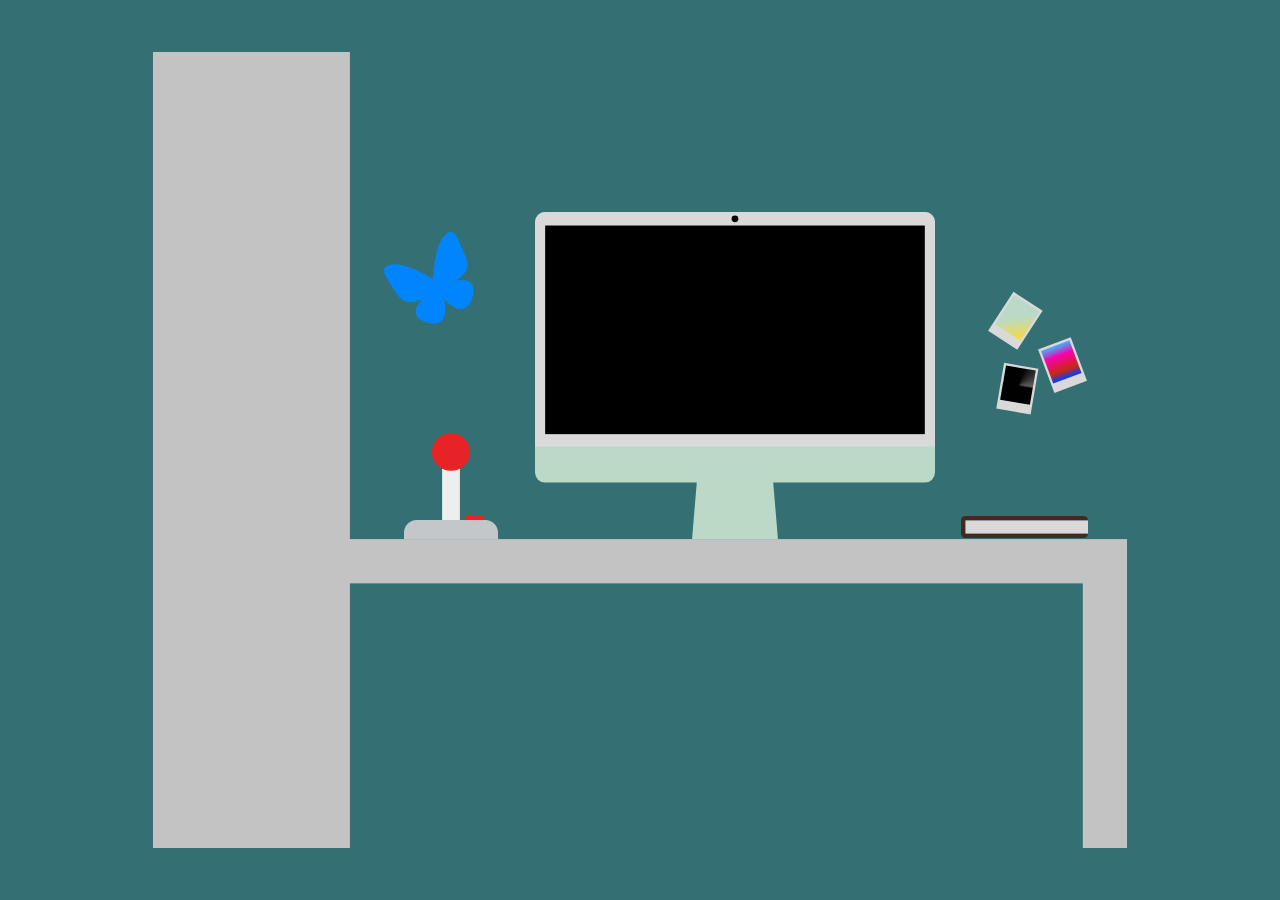
<file: index.html>
<html>
    <head>
        <meta charset="UTF-8" />
        <meta
            name="viewport"
            content="width=device-width"
            ,
            initial-scale="1.0"

        />
        <meta name="og:title" content="Alex's Desk">
        <meta name="og:image" content="https://thealonealex.github.io/alexs-desk/vectors/Embed.png">

        <meta name="twitter:site" content="@thealonealex">
        <meta name="twitter:title" content="Alex's Desk">
        <meta name="twitter:card" content="summary_large_image">
        <meta name="twitter:image:src" content="https://thealonealex.github.io/alexs-desk/vectors/Embed.png">

        <title>Alex's Desk</title>
        <link rel="stylesheet" href="desk.css" />
        <link
            rel="icon"
            href="vectors/iMac.svg"
            sizes="any"
            type="image/svg+xml"
        />
    </head>
    <body>
        <div class="desktop">
            <img src="vectors/Desk.svg" class="desk" />
            <a href="https://github.com/thealonealex">
                <img src="vectors/iMac.svg" class="mac" />
            </a>
            <a href="https://thealonealex.bearblog.dev">
                <img src="vectors/book.svg" class="book" />
            </a>
            <a href="album.html">
                <img src="vectors/photos.svg" class="photos" />
            </a>
            <a href="games.html">
                <img src="vectors/Joystick.svg" class="games" />
            </a>
            <a href="https://bsky.app/profile/thealonealex.bsky.social">
                <img src="vectors/bsky.svg" class="bsky" />
            </a>
        </div>
    </body>
</html>
</file>
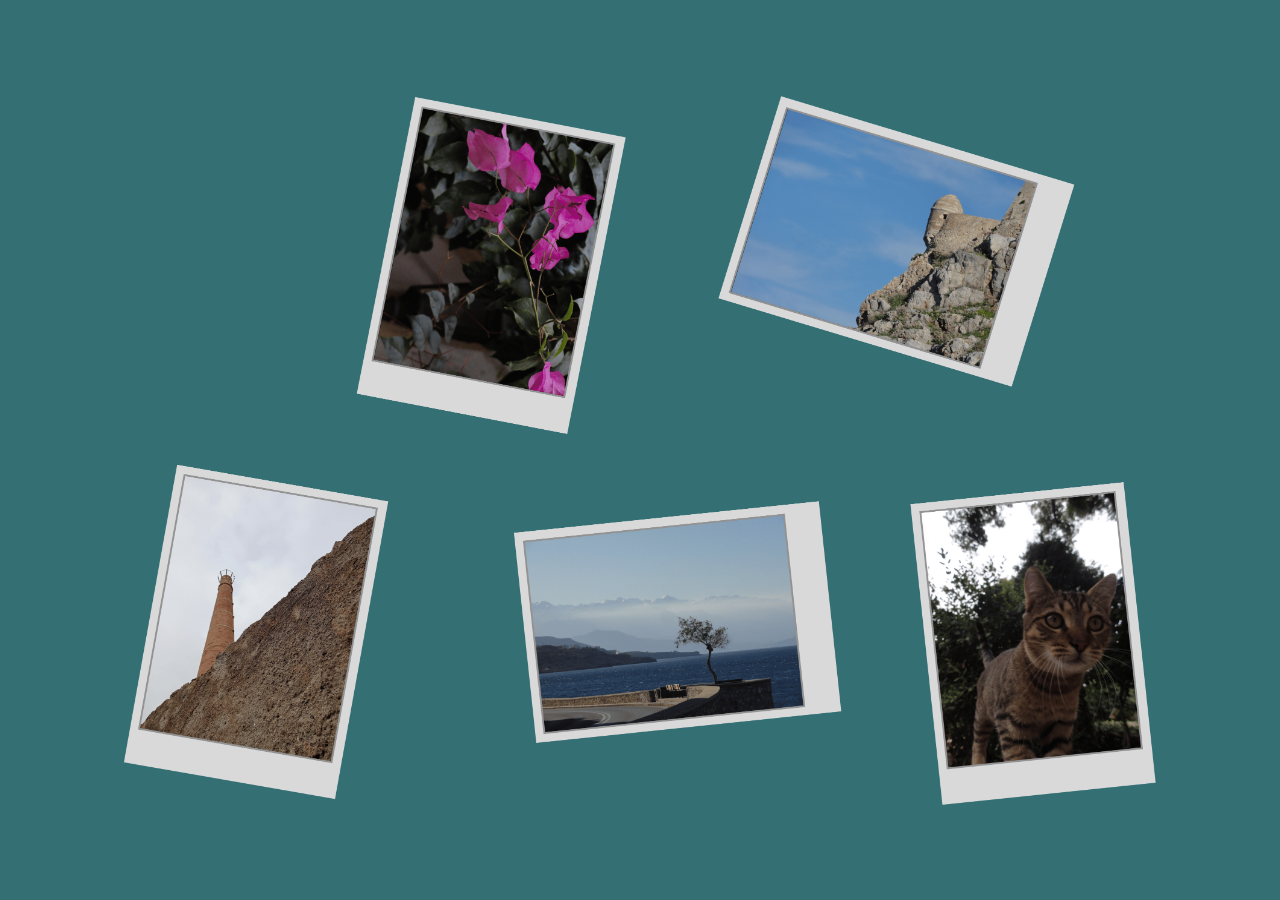
<file: album.html>
<html>
    <head>
        <meta charset="UTF-8" />
        <meta
            name="viewport"
            content="width=device-width"
            ,
            initial-scale="1.0"
        />
        <title>Alex's Photos</title>
        <link rel="stylesheet" href="album.css" />
        <link
            rel="icon"
            href="vectors/photos.svg"
            sizes="any"
            type="image/svg+xml"
        />
    </head>
    <body>
        <div class="wall">
            <img src="vectors/Album.png" class="album" />
        </div>
    </body>
</html>
</file>
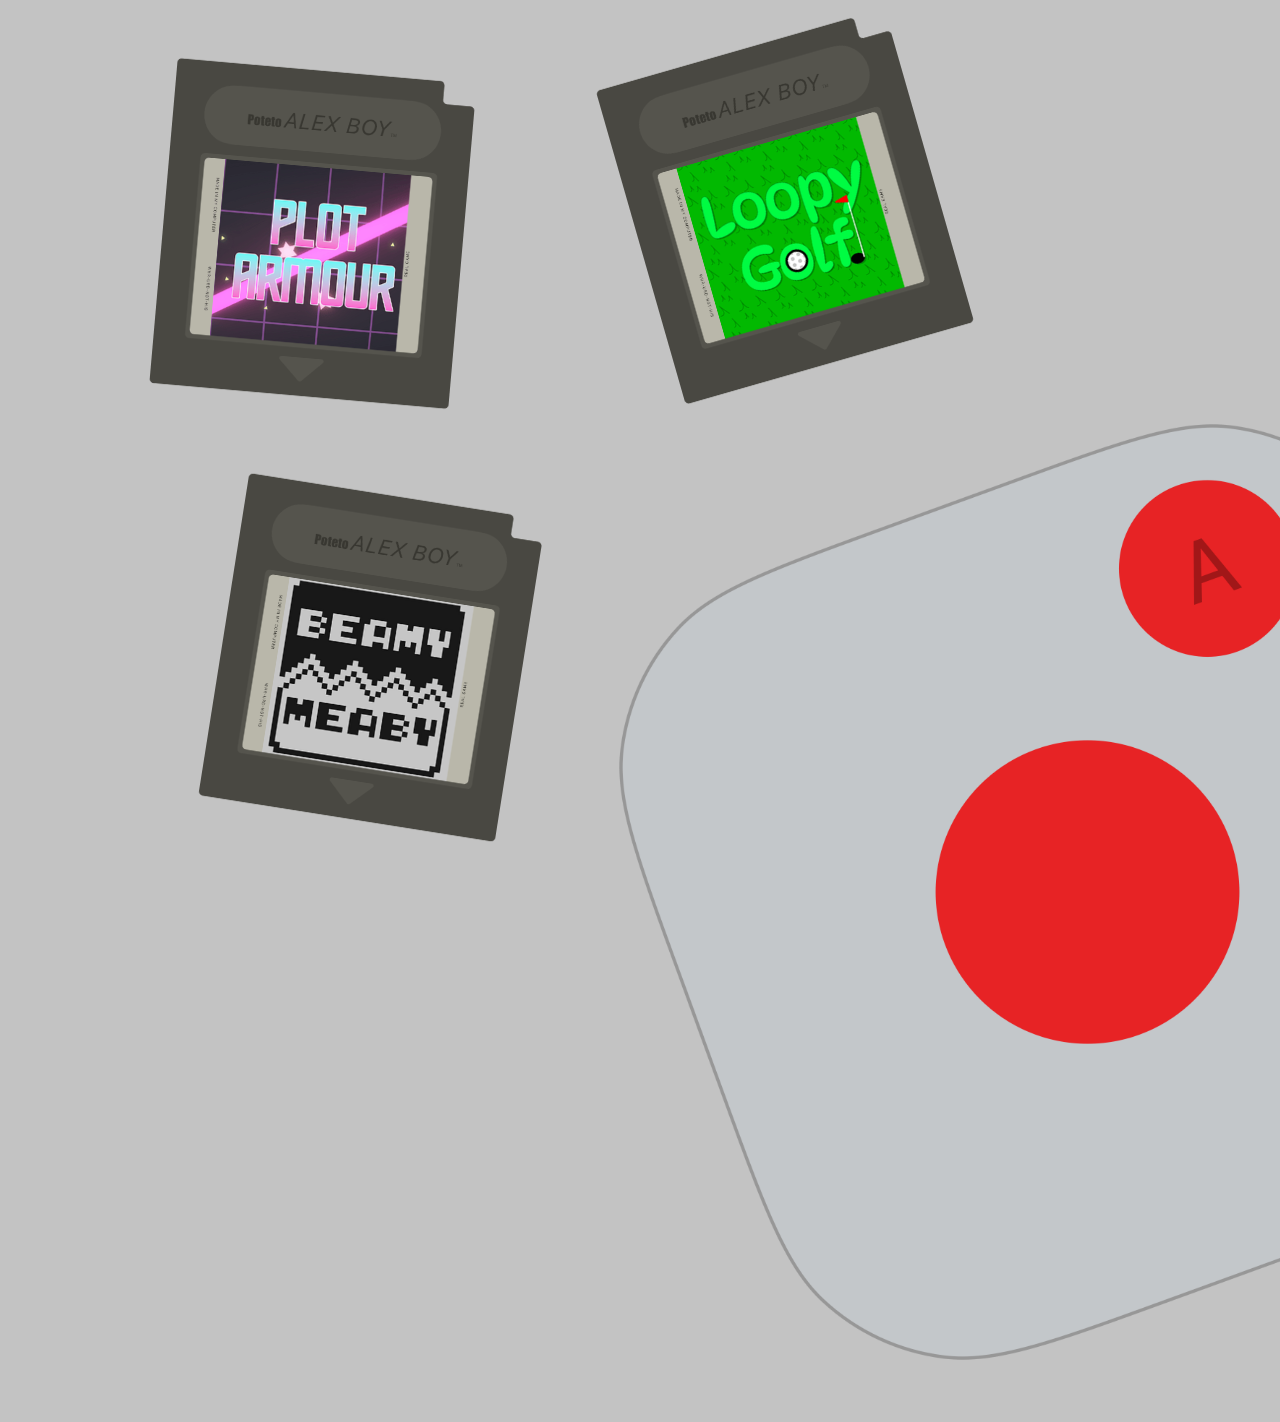
<file: games.html>
<html>
    <head>
        <meta charset="UTF-8" />
        <meta
            name="viewport"
            content="width=device-width"
            ,
            initial-scale="1.0"
        />
        <title>Alex's Games</title>
        <link rel="stylesheet" href="games.css" />
        <link
            rel="icon"
            href="vectors/Joystick.svg"
            sizes="any"
            type="image/svg+xml"
        />
    </head>
    <body>
        <div class="table">
            <a href="https://thealonealex.itch.io/plot-armour">
                <img src="vectors/plotarmour.png" class="plotarmour" />
            </a>
            <a href="https://thealonealex.itch.io/loopy-golf">
                <img src="vectors/loopygolf.png" class="loopygolf" />
            </a>
            <a href="https://thealonealex.itch.io/beamy-and-meaby">
                <img src="vectors/beamymeaby.png" class="beamymeaby" />
            </a>
            <img src="vectors/bigstick.png" class="stick" />
        </div>
    </body>
</html>
</file>
<file: desk.css>
body {
    background-color: #336f73;
}
img {
    -webkit-user-drag: none;
    user-select: none;
}
.desktop {
    opacity: 1;
    animation-name: fadeInOpacity;
    animation-iteration-count: 500ms;
    animation-timing-function: ease-in;
    animation-duration: 1s;
    margin-inline: auto;
    display: flex;
    aspect-ratio: 4 / 3;
    max-height: 100%;
    position: relative;
    justify-content: center;
    align-items: center;
    text-align: center;
}
.desk {
    position: absolute;
    margin: auto;
    height: 90%;
    width: 90%;
    z-index: -1;
}
.mac {
    transition: 0.2s;
    position: absolute;
    height: 37%;
    top: 23.1%;
    right: 25%;
}
.book {
    transition: 0.2s;
    position: absolute;
    height: 2.5%;
    top: 57.5%;
    right: 12%;
}
.photos {
    transition: 0.3s;
    position: absolute;
    height: 14%;
    top: 32%;
    right: 12%;
}
.games {
    transition: 0.2s;
    position: absolute;
    height: 12%;
    top: 48.1%;
    left: 30%;
}
.bsky {
    transition: 0.3s;
    position: absolute;
    height: 12%;
    top: 25%;
    left: 28%;
}
.mac:hover {
    transition: 0.3s;
    z-index: 5;
    transform: translateY(-10%) scale(1.05);
    content: url("vectors/iMac-github.svg");
}
.games:hover {
    transition: 0.3s;
    z-index: 5;
    transform: translateY(-10%) scale(1.05);
}
.book:hover {
    transition: 0.3s;
    z-index: 5;
    transform: translateY(-50%) scale(1.05) rotate(-5deg);
}
.photos:hover {
    transition: 0.3s;
    z-index: 5;
    transform: rotate(-10deg);
}
.bsky:hover {
    transition: 0.3s;
    z-index: 5;
    transform: rotate(10deg);
}
@keyframes fadeInOpacity {
    0% {
        opacity: 0;
    }
    100% {
        opacity: 1;
    }
}
</file>
<file: album.css>
body {
    background-color: #336f73;
}
img {
    -webkit-user-drag: none;
    user-select: none;
}
.wall {
    margin-inline: auto;
    display: flex;
    aspect-ratio: 4 / 3;
    max-height: 100%;
    position: relative;
    justify-content: center;
    align-items: center;
    text-align: center;
}
.album {
    opacity: 1;
    animation-name: fadeInOpacity;
    animation-iteration-count: 1;
    animation-timing-function: ease-in;
    animation-duration: 1s;
    position: absolute;
    margin: auto;
    height: 90%;
    width: 90%;
    z-index: -1;
}

@keyframes fadeInOpacity {
    0% {
        opacity: 0;
    }
    100% {
        opacity: 1;
    }
}
</file>
<file: games.css>
body{
    background-color: #C3C3C3;
    overflow: hidden;
}
img {
    -webkit-user-drag: none;
    user-select: none;
}
.table{
    opacity: 1;
    animation-name: fadeInOpacity;
    animation-iteration-count: 500ms;
    animation-timing-function: ease-in;
    animation-duration: 1s;
    margin-inline: auto;
    display: flex;
    aspect-ratio: 4 / 3;
    max-height: 100%;
    position: relative;
    justify-content: center;
    align-items: center;
    text-align: center;
}
.stick{
    position: absolute;
    margin: auto;
    width: 90%;
    bottom: -60%;
    left: 43%;
}
.plotarmour {
    transition: 0.4s;
    position: absolute;
    height: 37%;
    top: 7%;
    right: 65%;
    rotate: 5deg;
}
.beamymeaby {
    transition: 0.4s;
    position: absolute;
    height: 37%;
    top: 55%;
    right: 60%;
    rotate: 9deg;
}
.loopygolf {
    transition: 0.4s;
    position: absolute;
    height: 37%;
    top: 4%;
    right: 25%;
    rotate: -16deg;
}
.plotarmour:hover {
    transition: 0.5s;
    z-index: 5;
    transform: scale(110%) rotateY(360deg);
}
.beamymeaby:hover {
    transition: 0.5s;
    z-index: 5;
    transform: scale(110%) rotateY(360deg);
}
.loopygolf:hover {
    transition: 0.5s;
    z-index: 5;
    transform: scale(110%) rotateY(360deg);
}
@keyframes fadeInOpacity {
    0% {
        opacity: 0;
    }
    100% {
        opacity: 1;
    }
}
</file>
